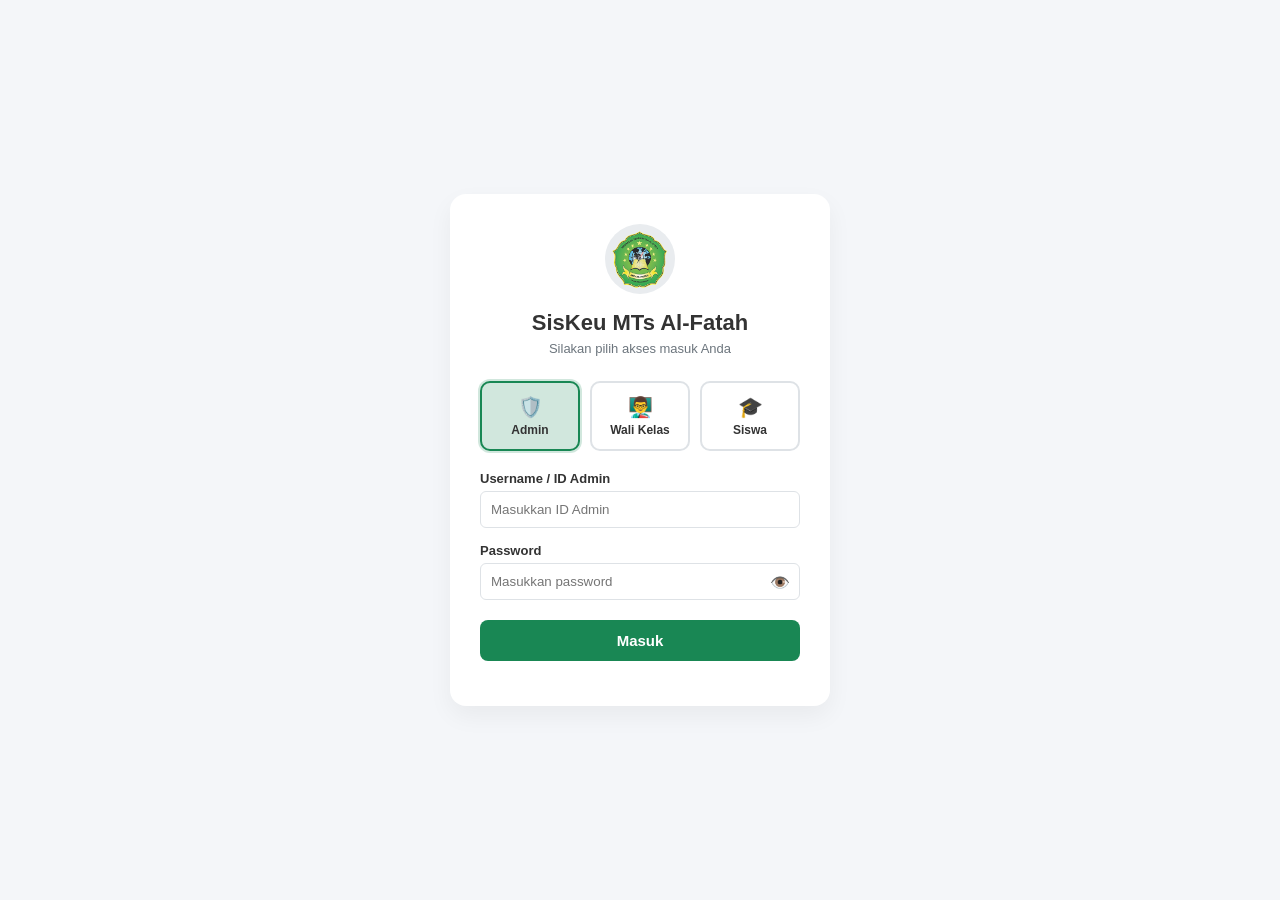
<file: index.html>
<!DOCTYPE html>
<html lang="id">
<head>
  <meta charset="UTF-8">
  <meta name="viewport" content="width=device-width, initial-scale=1.0">
  <title>Login Sistem Keuangan - MTs Al-Fatah</title>

  <!-- Tab Icon Browser -->
  <link rel="icon" href="mts.ico" type="image/x-icon">
  <link rel="shortcut icon" href="mts.ico" type="image/x-icon">

  <!-- Tag PWA -->
  <link rel="manifest" href="manifest.json">
  <meta name="theme-color" content="#0d6efd">
  <link rel="apple-touch-icon" href="logo-192.png">

  <!-- External Stylesheet -->
  <link rel="stylesheet" href="style.css">
</head>
<body>

<div class="container">
  <div class="card">
    
    <div class="brand-header">
      <img src="logo.png" alt="Logo Sekolah" class="logo-img" id="schoolLogo">
      <h2>SisKeu MTs Al-Fatah</h2>
      <p class="subtitle">Silakan pilih akses masuk Anda</p>
    </div>

    <div class="role-grid">
      <div class="role-card active" onclick="selectRole('Admin', this)">
        <div class="role-icon">🛡️</div>
        <div class="role-title">Admin</div>
      </div>
      <div class="role-card" onclick="selectRole('Walikelas', this)">
        <div class="role-icon">👨‍🏫</div>
        <div class="role-title">Wali Kelas</div>
      </div>
      <div class="role-card" onclick="selectRole('Siswa', this)">
        <div class="role-icon">🎓</div>
        <div class="role-title">Siswa</div>
      </div>
    </div>

    <form id="loginForm">
      <input type="hidden" id="selectedRole" value="Admin">

      <div class="form-group">
        <label id="labelUsername" for="username">Username / ID Admin</label>
        <input type="text" id="username" placeholder="Masukkan ID Admin" required autocomplete="off">
      </div>

      <div class="form-group" id="groupPassword">
        <label for="password">Password</label>
        <div class="password-wrapper">
          <input type="password" id="password" placeholder="Masukkan password" required>
          <span class="toggle-password" onclick="togglePasswordVisibility('password', this)">👁️</span>
        </div>
      </div>

      <button type="submit" id="btnSubmit" class="btn-login">Masuk</button>
    </form>

    <div id="message"></div>
  </div>
</div>

<!-- Custom PWA Install Banner -->
<div id="pwaInstallBanner" class="pwa-banner" style="display: none;">
  <img src="logo-192.png" alt="Logo App" class="pwa-banner-icon">
  <div class="pwa-banner-text">
    <strong>Aplikasi SisKeu</strong>
    <span>Install aplikasi untuk akses lebih cepat</span>
  </div>
  <button id="btnPwaInstall" class="pwa-btn-install">Install</button>
  <button id="btnPwaClose" class="pwa-btn-close">&times;</button>
</div>

<!-- External Script -->
<script src="script.js"></script>

</body>
</html>
</file>
<file: style.css>
/* ===================================================
   1. GLOBAL & VARIABLES
   =================================================== */
:root {
  --primary-color: #0d6efd;
  --primary-hover: #0b5ed7;
  --success-color: #198754;
  --success-hover: #157347;
  --danger-color: #dc3545;
  --danger-hover: #bb2d3b;
  --bg-color: #f4f6f9;
  --sidebar-width: 260px;
  --card-bg: #ffffff;
  --text-main: #333333;
  --text-muted: #6c757d;
  --border-color: #dee2e6;
}

* { box-sizing: border-box; }

body { 
  font-family: 'Segoe UI', Tahoma, Geneva, Verdana, sans-serif; 
  margin: 0; 
  background-color: var(--bg-color); 
  color: var(--text-main);
}

/* ===================================================
   2. STYLES KHUSUS HALAMAN LOGIN (index.html)
   =================================================== */
body:has(.container) {
  display: flex; 
  justify-content: center; 
  align-items: center; 
  min-height: 100vh; 
}

.container {
  width: 100%;
  max-width: 420px;
  padding: 20px;
}

.card { 
  background: var(--card-bg); 
  padding: 30px; 
  border-radius: 16px; 
  box-shadow: 0 10px 25px rgba(0,0,0,0.05); 
}

.brand-header { text-align: center; margin-bottom: 25px; }
.logo-img { width: 70px; height: 70px; object-fit: contain; margin-bottom: 12px; border-radius: 50%; background: #e9ecef; padding: 5px; }

h2 { margin: 0; color: var(--text-main); font-size: 22px; font-weight: 700; }
p.subtitle { margin: 5px 0 0 0; color: var(--text-muted); font-size: 13px; }

.role-grid { display: grid; grid-template-columns: repeat(3, 1fr); gap: 10px; margin-bottom: 20px; }
.role-card { border: 2px solid var(--border-color); border-radius: 10px; padding: 12px 8px; text-align: center; cursor: pointer; transition: all 0.2s ease; background: #fff; }
.role-card:hover { border-color: var(--success-color); background: #eef7f2; }
.role-card.active { border-color: var(--success-color); background: #d1e7dd; box-shadow: 0 0 0 2px rgba(25, 135, 84, 0.2); }
.role-icon { font-size: 20px; margin-bottom: 4px; }
.role-title { font-size: 12px; font-weight: 600; color: var(--text-main); }

button.btn-login { 
  width: 100%; padding: 12px; background-color: var(--success-color); color: white; border: none; border-radius: 8px; cursor: pointer; font-size: 15px; font-weight: 600; transition: background-color 0.2s; margin-top: 5px;
}
button.btn-login:hover { background-color: var(--success-hover); }
button.btn-login:disabled { background-color: #adb5bd; cursor: not-allowed; }
#message { margin-top: 15px; text-align: center; font-size: 13px; font-weight: 600; }

/* ===================================================
   3. STYLES KHUSUS DASHBOARD (dashboard.html)
   =================================================== */
.sidebar {
  width: var(--sidebar-width); height: 100vh; background-color: #1e2227; color: white; position: fixed; display: flex; flex-direction: column; z-index: 500;
}
.sidebar-header { padding: 20px; font-size: 18px; font-weight: bold; border-bottom: 1px solid #2d3238; text-align: center; background: #181b1f; }
.sidebar-menu { list-style: none; padding: 10px 0; margin: 0; flex-grow: 1; overflow-y: auto; }
.menu-label { padding: 12px 20px 5px; font-size: 11px; text-transform: uppercase; color: #6c757d; font-weight: bold; letter-spacing: 0.5px; }
.sidebar-menu li a { display: block; padding: 12px 20px; color: #adb5bd; text-decoration: none; transition: all 0.2s; font-size: 14px; }
.sidebar-menu li.active a, .sidebar-menu li a:hover { background-color: var(--primary-color); color: white; border-left: 4px solid #fff; }
.sidebar-footer { padding: 20px; border-top: 1px solid #2d3238; }
.btn-logout { width: 100%; padding: 10px; background-color: var(--danger-color); color: white; border: none; border-radius: 6px; cursor: pointer; font-weight: bold; }
.btn-logout:hover { background-color: var(--danger-hover); }

.main-content { margin-left: var(--sidebar-width); flex-grow: 1; padding: 30px; min-height: 100vh; }
.header-top { display: flex; justify-content: space-between; align-items: center; margin-bottom: 25px; background: white; padding: 15px 25px; border-radius: 10px; box-shadow: 0 2px 10px rgba(0,0,0,0.02); }
.header-top h1 { margin: 0; font-size: 20px; }
.page-section { display: none; animation: fadeIn 0.3s; }
.page-section.active { display: block; }
@keyframes fadeIn { from { opacity: 0; transform: translateY(10px); } to { opacity: 1; transform: translateY(0); } }

.info-cards { display: grid; grid-template-columns: repeat(auto-fit, minmax(220px, 1fr)); gap: 20px; margin-bottom: 25px; }
.info-card { background: var(--card-bg); padding: 20px; border-radius: 10px; box-shadow: 0 4px 6px rgba(0,0,0,0.02); border-left: 5px solid var(--primary-color); }
.info-card.success { border-left-color: var(--success-color); }
.info-card.danger { border-left-color: var(--danger-color); }
.info-card h3 { margin: 0 0 10px 0; font-size: 13px; color: var(--text-muted); }
.info-card .number { font-size: 22px; font-weight: bold; color: var(--text-main); }

.card-section { background: var(--card-bg); padding: 20px; border-radius: 10px; box-shadow: 0 4px 6px rgba(0,0,0,0.02); margin-bottom: 20px; }
.section-header { display: flex; justify-content: space-between; align-items: center; margin-bottom: 15px; padding-bottom: 15px; border-bottom: 1px solid var(--border-color); flex-wrap: wrap; gap: 10px; }
.section-header h3 { margin: 0; }
.section-header-actions { display: flex; gap: 8px; }

.toolbar { display: flex; flex-wrap: wrap; gap: 10px; align-items: center; margin-bottom: 15px; }
.toolbar .search-input { flex: 1 1 220px; padding: 9px 12px; border: 1px solid var(--border-color); border-radius: 6px; font-size: 14px; }
.toolbar .date-input { padding: 9px 10px; border: 1px solid var(--border-color); border-radius: 6px; font-size: 13px; color: var(--text-muted); }
.toolbar select.filter-select { padding: 9px 10px; border: 1px solid var(--border-color); border-radius: 6px; font-size: 13px; }

.btn-add { padding: 8px 15px; background-color: var(--primary-color); color: white; border: none; border-radius: 6px; cursor: pointer; font-weight: 600; font-size: 13px; white-space: nowrap; }
.btn-add:hover { background-color: var(--primary-hover); }
.btn-export { padding: 8px 15px; background-color: var(--success-color); color: white; border: none; border-radius: 6px; cursor: pointer; font-weight: 600; font-size: 13px; white-space: nowrap; }
.btn-export:hover { background-color: var(--success-hover); }
.btn-clear-filter { padding: 9px 12px; background: #e9ecef; color: var(--text-main); border: none; border-radius: 6px; cursor: pointer; font-size: 13px; }
.btn-clear-filter:hover { background: #dde1e5; }
.result-count { font-size: 12px; color: var(--text-muted); margin-bottom: 10px; }

.table-responsive { overflow-x: auto; -webkit-overflow-scrolling: touch; width: 100%; margin-bottom: 15px; }
table { width: 100%; border-collapse: collapse; text-align: left; }
th, td { padding: 12px 15px; border-bottom: 1px solid var(--border-color); font-size: 14px; white-space: nowrap; }
th { background-color: #f8f9fa; font-weight: 600; }
tbody tr:hover { background-color: #fafbfc; }

.row-actions { display: flex; gap: 6px; white-space: nowrap; }
.btn-icon { border: none; border-radius: 5px; padding: 6px 10px; cursor: pointer; font-size: 12px; font-weight: 600; }
.btn-edit { background: #fff3cd; color: #664d03; }
.btn-edit:hover { background: #ffe69c; }
.btn-delete { background: #f8d7da; color: #842029; }
.btn-delete:hover { background: #f1aeb5; }

/* Pagination Controls */
.pagination-controls { display: flex; justify-content: center; align-items: center; gap: 5px; margin-top: 15px; flex-wrap: wrap; }
.btn-page { padding: 6px 12px; border: 1px solid var(--border-color); background: white; border-radius: 6px; cursor: pointer; font-size: 13px; color: var(--text-main); transition: all 0.2s; }
.btn-page:hover { background: #f8f9fa; border-color: #adb5bd; }
.btn-page.active { background: var(--primary-color); color: white; border-color: var(--primary-color); font-weight: bold; }
.btn-page:disabled { background: #e9ecef; color: #adb5bd; cursor: not-allowed; border-color: var(--border-color); }

/* Form & Input Modal Shared */
.form-group { margin-bottom: 15px; }
label { display: block; margin-bottom: 5px; font-weight: 600; font-size: 13px; }
input, select { width: 100%; padding: 10px; border: 1px solid var(--border-color); border-radius: 6px; box-sizing: border-box; }
select:disabled { background: #f1f3f5; color: var(--text-muted); }
.field-hint { font-size: 11px; color: var(--text-muted); margin-top: 4px; }

.modal { display: none; position: fixed; top: 0; left: 0; width: 100%; height: 100%; background: rgba(0,0,0,0.5); justify-content: center; align-items: center; z-index: 1000; }
.modal.active { display: flex; }
.modal-content { background: white; padding: 25px; border-radius: 10px; width: 100%; max-width: 450px; box-shadow: 0 10px 30px rgba(0,0,0,0.2); }
.modal-actions { display: flex; justify-content: flex-end; gap: 10px; margin-top: 20px; }
.btn-cancel { background: #6c757d; color: white; border: none; padding: 9px 15px; border-radius: 6px; cursor: pointer; }
.btn-save { background: var(--success-color); color: white; border: none; padding: 9px 15px; border-radius: 6px; cursor: pointer; }

.empty-state { text-align: center; padding: 30px 15px; color: var(--text-muted); }

/* ===================================================
   4. CUSTOM PWA INSTALL BANNER
   =================================================== */
.pwa-banner {
  position: fixed;
  bottom: 20px;
  left: 50%;
  transform: translateX(-50%);
  width: calc(100% - 32px);
  max-width: 480px;
  background: #ffffff;
  border-radius: 16px;
  box-shadow: 0 10px 30px rgba(0, 0, 0, 0.2);
  padding: 12px 16px;
  display: flex;
  align-items: center;
  gap: 12px;
  z-index: 9999;
  animation: slideUp 0.3s ease-out;
}

.pwa-banner-icon {
  width: 40px;
  height: 40px;
  border-radius: 8px;
  object-fit: contain;
}

.pwa-banner-text {
  flex: 1;
  display: flex;
  flex-direction: column;
}

.pwa-banner-text strong {
  font-size: 15px;
  color: #0f172a;
  line-height: 1.2;
}

.pwa-banner-text span {
  font-size: 12px;
  color: #64748b;
  margin-top: 2px;
}

.pwa-btn-install {
  background: #0f172a;
  color: #ffffff;
  border: none;
  padding: 8px 18px;
  border-radius: 8px;
  font-weight: 600;
  font-size: 14px;
  cursor: pointer;
  transition: background 0.2s;
}

.pwa-btn-install:hover {
  background: #1e293b;
}

.pwa-btn-close {
  background: transparent;
  border: none;
  font-size: 22px;
  color: #94a3b8;
  cursor: pointer;
  padding: 0 4px;
  line-height: 1;
}

@keyframes slideUp {
  from {
    transform: translate(-50%, 100%);
    opacity: 0;
  }
  to {
    transform: translate(-50%, 0);
    opacity: 1;
  }
}

/* Responsive Media Queries */
@media (max-width: 768px) {
  .btn-menu { display: block; }

  .main-content {
    margin-left: 0;
    padding: 15px;
  }

  .sidebar {
    transform: translateX(-100%);
    transition: transform 0.3s ease-in-out;
    box-shadow: 2px 0 15px rgba(0,0,0,0.5);
  }

  .sidebar.open {
    transform: translateX(0);
  }

  .info-cards {
    grid-template-columns: 1fr;
  }

  .header-top {
    flex-direction: column;
    align-items: flex-start;
    gap: 15px;
  }

  #adminNameLabel, #wkNameLabel, #siswaNameLabel {
    display: none;
  }
}

/* Password Visibility Toggle */
.password-wrapper {
  position: relative;
  width: 100%;
}
.password-wrapper input {
  width: 100%;
  padding-right: 35px;
}
.toggle-password {
  position: absolute;
  right: 10px;
  top: 50%;
  transform: translateY(-50%);
  cursor: pointer;
  font-size: 16px;
  color: var(--text-muted);
  user-select: none;
}
</file>
